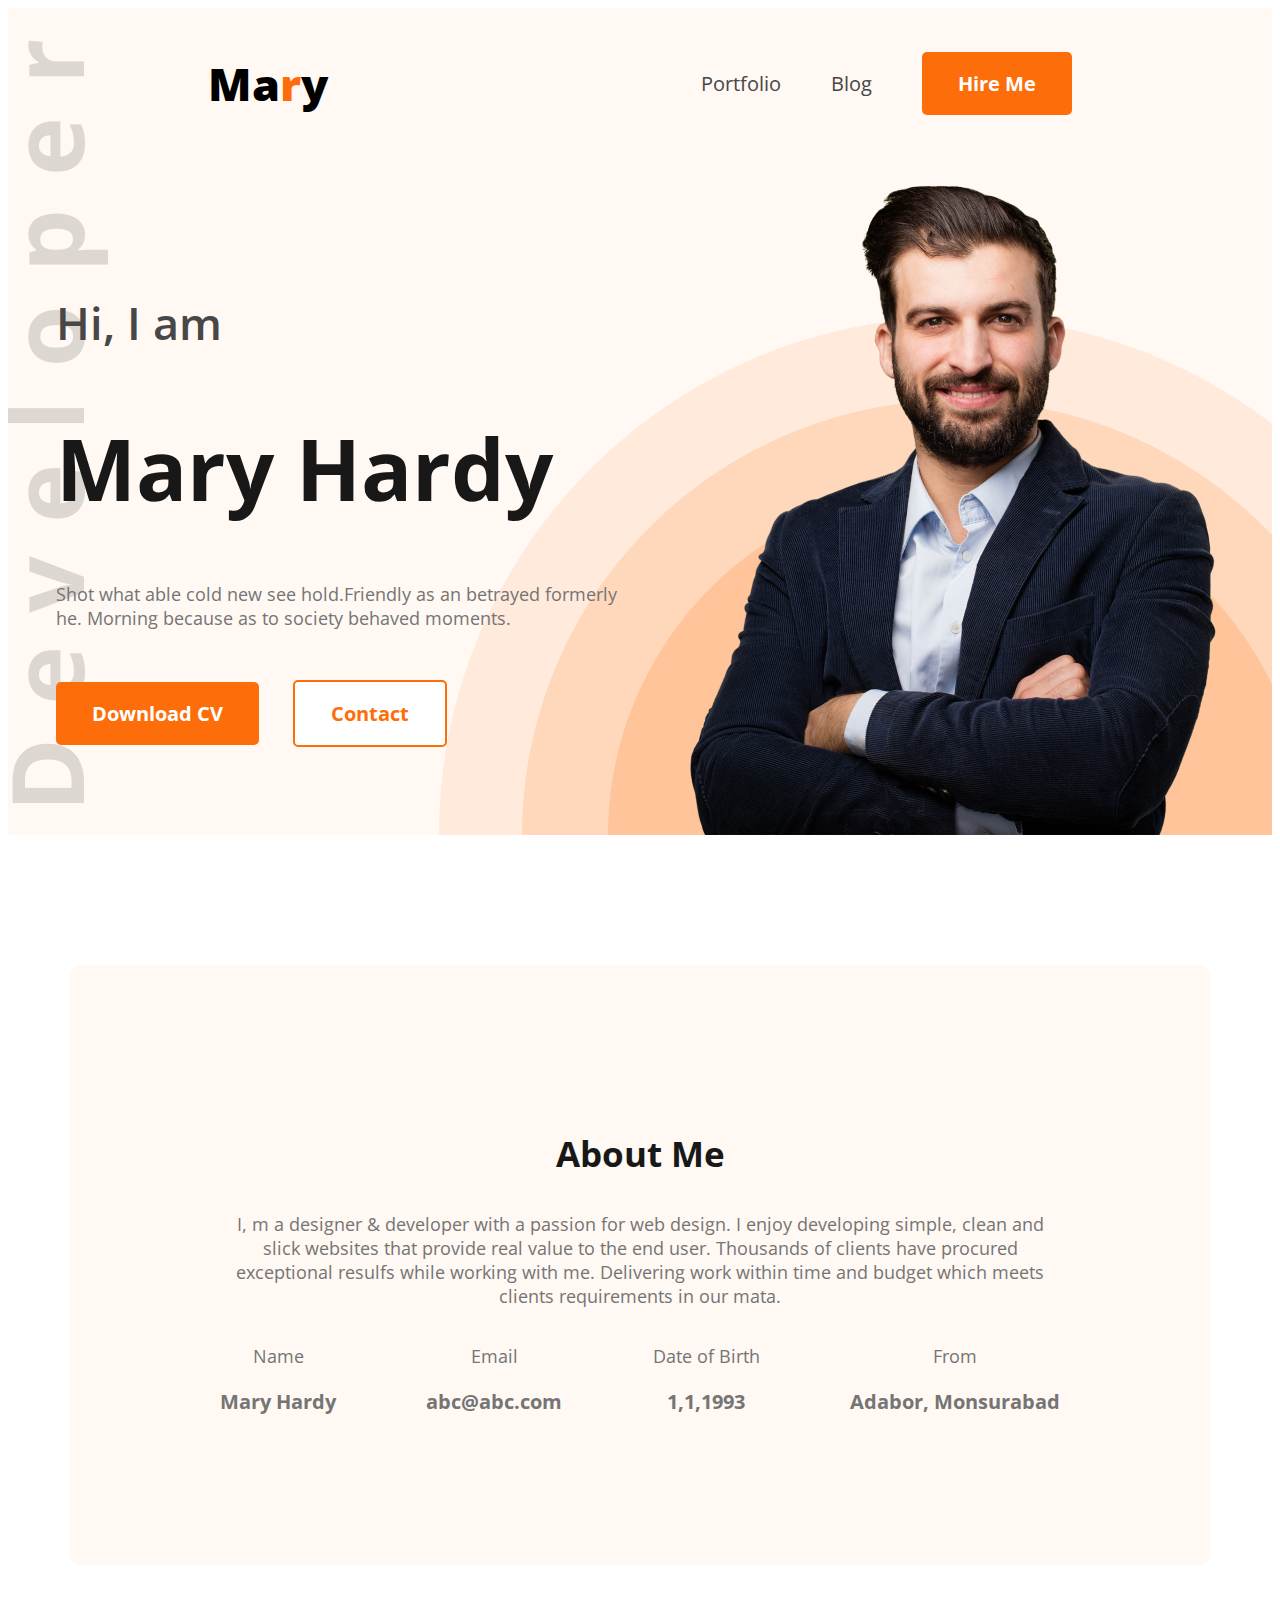
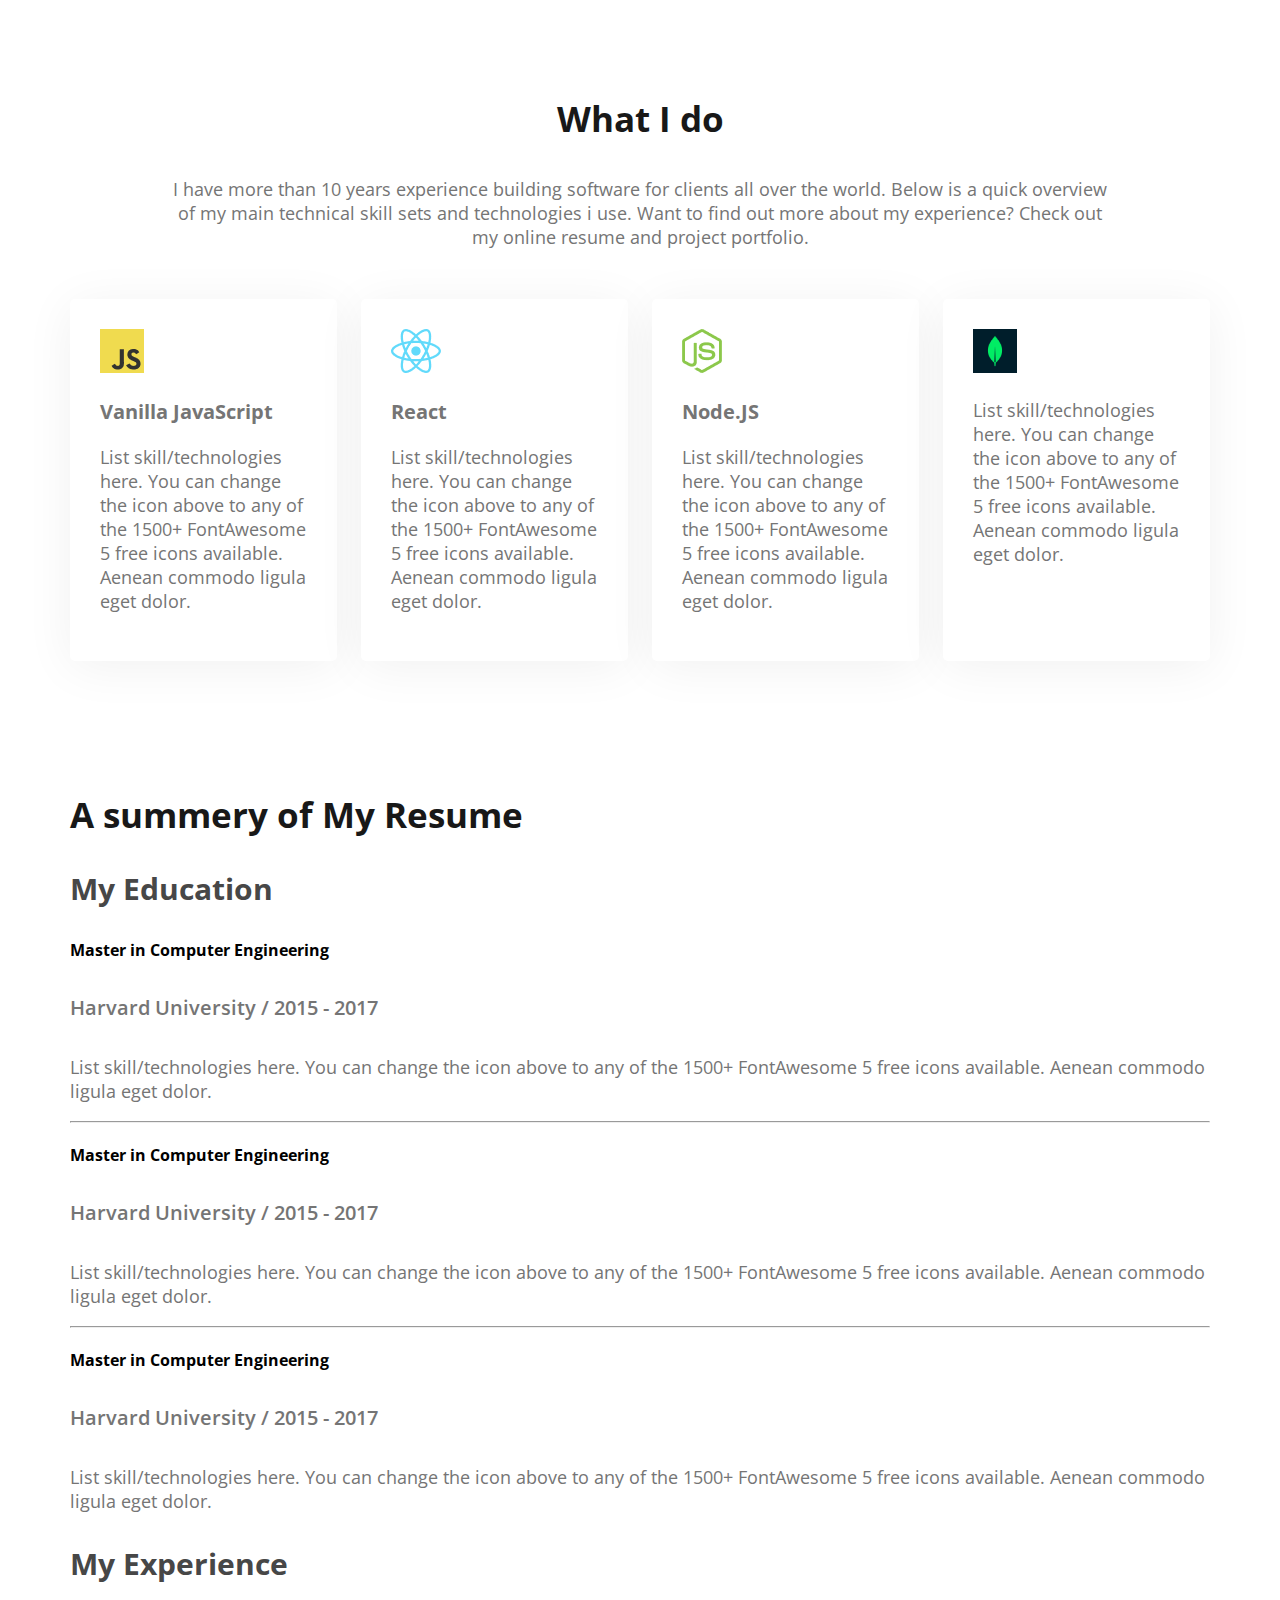
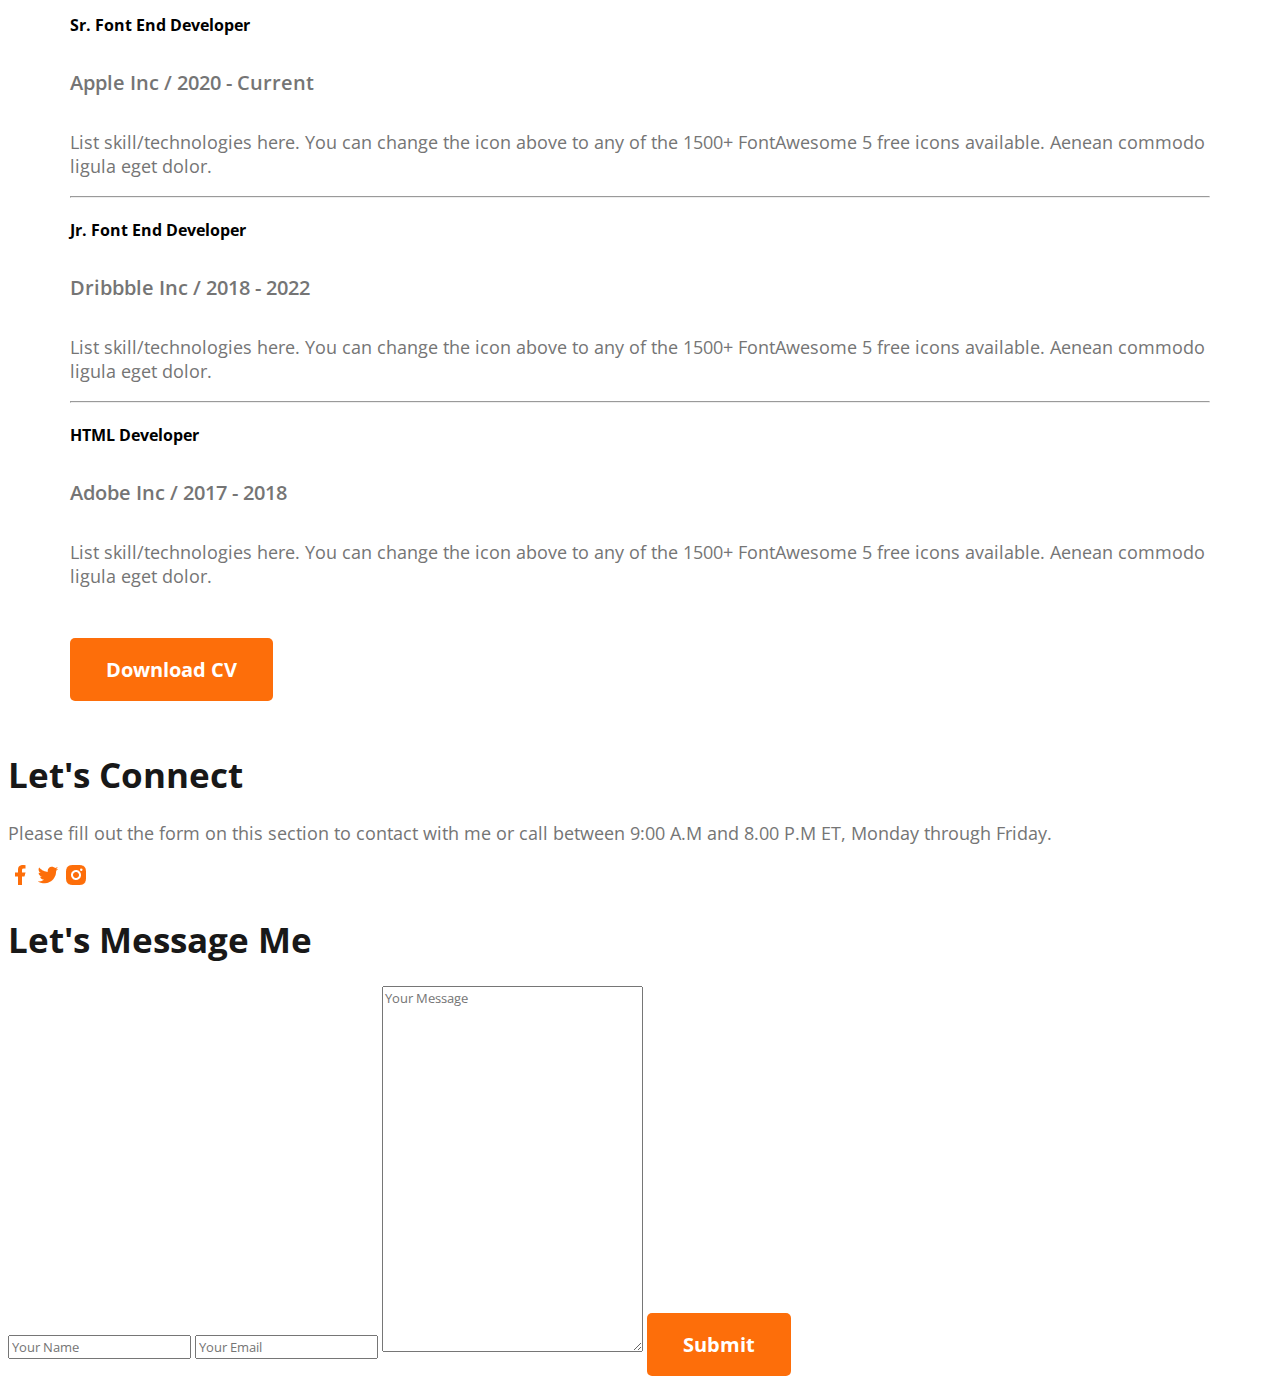
<file: dev.html>
<!DOCTYPE html>
<html lang="en">
  <head>
    <meta charset="UTF-8" />
    <meta name="viewport" content="width=device-width, initial-scale=1.0" />
    <title>DEV PORTFOLIO</title>
    <link rel="stylesheet" href="/styles/dev.css" />
  </head>
  <body>
    <!--  header section -->
    <header class="bgImages">
      <!-- nav section -->
      <nav>
        <h3 class="navTittle">Ma<span class="textPrimary">r</span>y</h3>
        <ul class="navMenu">
          <li><a href="#">Portfolio</a></li>
          <li><a href="#">Blog</a></li>
          <li><button class="btn">Hire Me</button></li>
        </ul>
      </nav>
      <!-- banner section -->
       <div class="banner">
        <div class="bannerContent">
            <h3 class="hsubText">Hi, I am</h4>
            <h1 class="hText">Mary Hardy</h1>
            <p class="pText mb">Shot what able cold new see hold.Friendly as an betrayed formerly he. Morning because as to society behaved moments.</p>
            <button class="btn">Download CV</button>
            <button class="btn2">Contact</button>
        </div>
        <img src="/images/hardy.png" alt="hardy" srcset="">
       </div>
    </header>    
    <main>
        <!-- about me section -->
         <section class="aboutContainer">
            <h3 class="sectionTittle">About Me</h3>
                <p class="pText">
                    I, m a designer & developer with a passion for web design. I enjoy developing simple, clean and slick websites that provide real value to the end user. Thousands of clients have procured exceptional resulfs while working with me. Delivering work within time and budget which meets clients requirements in our mata.
                </p>
            <div class="aboutSummery">
                <div class="aboutItem">
                    <p class="itemTittle pText">Name</p>
                    <p class="itemDescription smTextLight">Mary Hardy</p>
                </div>
                <div class="aboutItem">
                    <p class="itemTittle pText">Email</p>
                    <p class="itemDescription smTextLight">abc@abc.com</p>
                </div>
                <div class="aboutItem">
                    <p class="itemTittle pText">Date of Birth</p>
                    <p class="itemDescription smTextLight">1,1,1993</p>
                </div>
                <div class="aboutItem">
                    <p class="itemTittle pText">From</p>
                    <p class="itemDescription smTextLight">Adabor, Monsurabad</p>
                </div>
            </div>
         </section>
         <!-- what i do section -->
          <section class="whatIdoContainer">
            <div class="whatIdocontent">
                <h3 class="sectionTittle">What I do</h3>
                <p class="pText">I have more than 10 years experience building software for clients all over the world. Below is a quick overview of my main technical skill sets and technologies i use. Want to find out more about my experience? Check out my online resume and project portfolio.</p>
          </div>
          <div class="skillsContainer mt">
            <div class="skill">
            <img src="/images/icons/js.png" alt="JS" srcset="">
            <h3 class="smTextLight">Vanilla JavaScript</h3>
            <p class="pText">List skill/technologies here. You can change the icon above to any of the 1500+ FontAwesome 5 free icons available. Aenean commodo ligula eget dolor.</p>
          </div>
          <div class="skill">
            <img src="/images/icons/react.png" alt="react" srcset="">
            <h3 class="smTextLight">React</h3>
            <p class="pText">List skill/technologies here. You can change the icon above to any of the 1500+ FontAwesome 5 free icons available. Aenean commodo ligula eget dolor.</p>
          </div>
          <div class="skill">
            <img src="/images/icons/nodejs.png" alt="Node" srcset="">
            <h3 class="smTextLight">Node.JS</h3>
            <p class="pText">List skill/technologies here. You can change the icon above to any of the 1500+ FontAwesome 5 free icons available. Aenean commodo ligula eget dolor.</p>
          </div>
          <div class="skill">
            <img src="/images/icons/mongo.png" alt="MongoDB" srcset="">
            <h3 class="smTextLight"></h3>
            <p class="pText">List skill/technologies here. You can change the icon above to any of the 1500+ FontAwesome 5 free icons available. Aenean commodo ligula eget dolor.</p>
          </div>
          </div>
          </section>
          <!-- resume summery -->
          <section>
            <h1 class="sectionTittle textAlign">A summery of My Resume</h1>
            <div class="resumeContainer">
              <!-- education -->
              <div class="resumeColumn">
                <div class="experience">
                  <h3 class="sectionTittleTwo">My Education</h3>
                <h4 class="sectionSubTittle">Master in Computer Engineering</h4>
                <h5 class="sectionMinTittle">Harvard University / 2015 - 2017</h5>
                <p class="pText">List skill/technologies here. You can change the icon above 
  to any of the 1500+ FontAwesome 5 free icons available. Aenean commodo ligula eget dolor.</p>
                </div>
                <hr>
                <div class="experience">
                <h4 class="sectionSubTittle">Master in Computer Engineering</h4>
                <h5 class="sectionMinTittle">Harvard University / 2015 - 2017</h5>
                <p class="pText">List skill/technologies here. You can change the icon above 
  to any of the 1500+ FontAwesome 5 free icons available. Aenean commodo ligula eget dolor.</p>
                </div>
                <hr>
                <div class="experience">
                <h4 class="sectionSubTittle">Master in Computer Engineering</h4>
                <h5 class="sectionMinTittle">Harvard University / 2015 - 2017</h5>
                <p class="pText">List skill/technologies here. You can change the icon above 
  to any of the 1500+ FontAwesome 5 free icons available. Aenean commodo ligula eget dolor.</p>
                </div>
              </div>
              <!-- experience -->
              <div class="resumeColumn">
                <div class="experience">
                  <div class="experience">
                  <h3 class="sectionTittleTwo">My Experience</h3>
                <h4 class="sectionSubTittle">Sr. Font End Developer</h4>
                <h5 class="sectionMinTittle">Apple Inc / 2020 - Current</h5>
                <p class="pText">List skill/technologies here. You can change the icon above 
  to any of the 1500+ FontAwesome 5 free icons available. Aenean commodo ligula eget dolor.</p>
                </div>
                <hr>
                <div class="experience">
                <h4 class="sectionSubTittle">Jr. Font End Developer</h4>
                <h5 class="sectionMinTittle">Dribbble Inc / 2018 - 2022</h5>
                <p class="pText">List skill/technologies here. You can change the icon above 
  to any of the 1500+ FontAwesome 5 free icons available. Aenean commodo ligula eget dolor.</p>
                </div>
                <hr>
                <div class="experience">
                <h4 class="sectionSubTittle">HTML Developer</h4>
                <h5 class="sectionMinTittle">Adobe Inc / 2017 - 2018</h5>
                <p class="pText">List skill/technologies here. You can change the icon above 
  to any of the 1500+ FontAwesome 5 free icons available. Aenean commodo ligula eget dolor.</p>
                </div>
                </div>
              </div>
            </div>
            <div class="mt textAlign">
              <button class="btn">Download CV</button>
            </div>
          </section>
    </main>
    <footer class="mt">
      <div class="footColumn">
        <h1 class="sectionTittle">Let's Connect</h1>
        <p class="pText">Please fill out the form on this section to contact with me or call between 9:00 A.M and 8.00 P.M ET, Monday through Friday.</p>
        <div class="social">
          <a href="#" target="_blank"><img src="/images/icons/facebook.png" alt="facebook" srcset=""></a>
          <a href="#" target="_blank"><img src="/images/icons/twitter.png" alt="twitter" srcset=""></a>
          <a href="#" target="_blank"><img src="/images/icons/insta.png" alt="instagram" srcset=""></a>
        </div>
      </div>
      <div class="footColumn">
        <h1 class="sectionTittle">Let's Message Me</h1>
        <form action="">
          <input type="text" name="" id="" placeholder="Your Name">
          <input type="email" name="" id="" placeholder="Your Email">
          <textarea name="" id="" cols="30" rows="20" placeholder="Your Message"></textarea>
          <input class="btn" type="button" value="Submit">
        </form>
      </div>
    </footer>
  </body>
</html>
</file>
<file: styles/dev.css>
@import url("https://fonts.googleapis.com/css2?family=Open+Sans:ital,wght@0,300..800;1,300..800&family=Work+Sans:ital,wght@0,100..900;1,100..900&display=swap");
/* global styles */
* {
  font-family: "Open Sans", sans-serif;
  font-optical-sizing: auto;
  font-style: normal;
  font-variation-settings: "wdth" 100;
  scroll-behavior: smooth;
}
/* common styles */
.mt{
  margin-top: 50px;
}
.mb{
  margin-bottom: 50px;
}
.textPrimary {
  color: rgb(253, 110, 10);
}
.btn {
  border-radius: 5px;
  background: rgb(253, 110, 10);
  padding: 18px 36px;
  color: #ffff;
  border: none;
  font-family: Open Sans;
  font-size: 20px;
  font-weight: 700;
  cursor: pointer;
  transition: padding 0.5s ease, background 0.5s ease;
}
.btn:hover,
.btn:active {
  padding: 20px 40px;
  background: rgb(236, 101, 4);
}
.btn2 {
  border-radius: 5px;
  border: 2px solid rgb(253, 110, 10);
  padding: 18px 36px;
  color: rgb(253, 110, 10);
  font-family: Open Sans;
  font-size: 20px;
  font-weight: 700;
  cursor: pointer;
  transition: padding 0.5s ease, background 0.5s ease;
  background-color: #ffff;
  margin-left: 30px;
}
.btn2:hover,
.btn2:active {
  padding: 20px 40px;
}
.pText {
  color: rgb(117, 117, 117);
  font-family: Open Sans;
  font-size: 18px;
  font-weight: 400;
}
.hText {
  color: rgb(24, 24, 24);
  font-family: Open Sans;
  font-size: 85px;
  font-weight: 700;
}
.smTextLight {
  color: rgb(117, 117, 117);
  font-family: Open Sans;
  font-size: 20px;
  font-weight: 700;
}
.smTextDark {
  color: rgb(24, 24, 24);
  font-family: Open Sans;
  font-size: 20px;
  font-weight: 700;
}
.hsubText {
  color: rgb(71, 71, 71);
  font-family: Open Sans;
  font-size: 45px;
  font-weight: 600;
}
.sectionTittle {
  color: rgb(24, 24, 24);
  font-family: Open Sans;
  font-size: 35px;
  font-weight: 700;
}
.sectionTittleTwo {
  color: rgb(71, 71, 71);
  font-family: Open Sans;
  font-size: 30px;
  font-weight: 700;
}
.sectionSubtittle {
  color: rgb(71, 71, 71);
  font-family: Open Sans;
  font-size: 25px;
  font-weight: 700;
}
.sectionMinTittle {
  color: rgb(117, 117, 117);
  font-family: Open Sans;
  font-size: 20px;
  font-weight: 600;
}
/* nav styles */
nav {
  display: flex;
  justify-content: space-between;
  align-items: center;
  margin: 0 200px;
}
.navTittle {
  font-family: Open Sans;
  font-size: 45px;
  font-weight: 800;
}
.navMenu {
  display: flex;
  justify-content: center;
  align-items: center;
}
.navMenu li {
  list-style: none;
  margin-left: 50px;
}
.navMenu li a {
  text-decoration: none;
  color: rgb(71, 71, 71);
  font-family: Open Sans;
  font-size: 20px;
  font-weight: 400;
}
/* banner styles */
header {
  background-color: rgb(255, 248, 243);
}
.banner {
  display: flex;
  justify-content: center;
  align-items: center;
}
.bannerContent {
  max-width: 585px;
}
.bgImages {
  background-image: url(/images/developer.png), url(/images/header_bg.png);
  background-repeat: no-repeat;
  background-position: center left, bottom right;
}
/* about styles */
main {
  max-width: 1140px;
  margin: 0 auto;
}
main section {
  margin-top: 130px;
}
.aboutContainer {
  border-radius: 10px;
  background: rgb(255, 248, 243);
  padding: 130px 150px;
  text-align: center;
}
.aboutSummery {
  display: flex;
  justify-content: space-between;
}
/* what i do styles */
.skillsContainer {
  display: flex;
  gap: 24px;
}
.whatIdocontent {
  padding: 0px 100px;
  text-align: center;
}
/* ...SKILLS */
.skill {
  max-width: 267px;
  border-radius: 5px;
  box-shadow: 0px 6px 50px 0px rgba(0, 0, 0, 0.06);
  background: rgb(255, 255, 255);
  padding: 30px;
}
</file>
